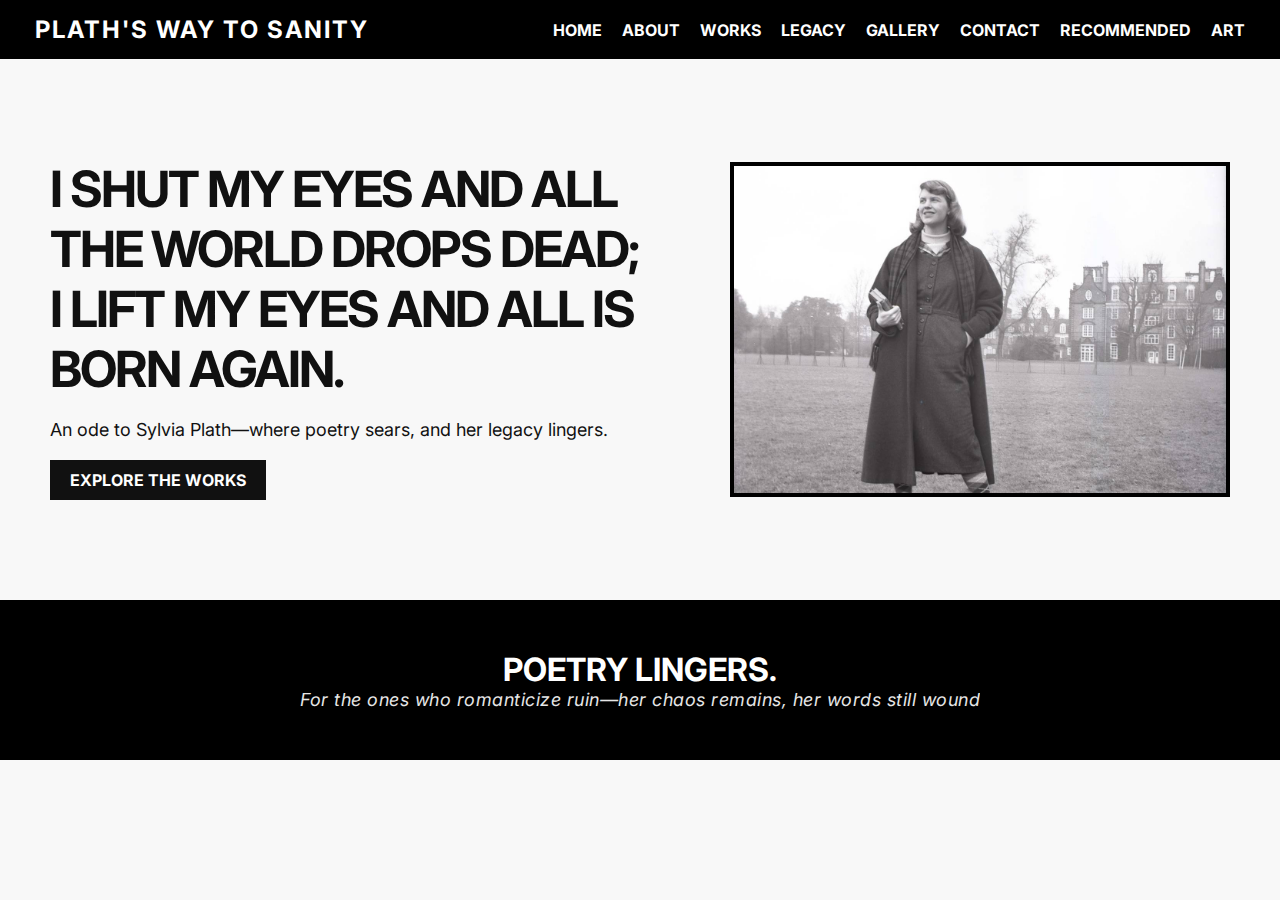
<file: index.html>
<!DOCTYPE html>
<html lang="en">
<head>
    <meta charset="UTF-8">
    <meta name="viewport" content="width=device-width, initial-scale=1.0">
    <title>Sylvia Plath </title>
    <link rel="stylesheet" href="styles.css">
</head>
<body>

    <header>
        <div class="logo">PLATH'S WAY TO SANITY </div>
        <nav>
    <a href="index.html">HOME</a>
    <a href="about.html">ABOUT</a>
    <a href="works.html">WORKS</a>
    <a href="legacy.html">LEGACY</a>
    <a href="gallery.html">GALLERY</a>
    <a href="contact.html">CONTACT</a>
    <a href="recommended.html">RECOMMENDED</a>
    <a href="art.html">ART</a>
</nav>

    </header>

    <main>
        <section class="hero">
            <div class="hero-text">
                <h1>I shut my eyes and all the world drops dead; I lift my eyes and all is born again.</h1>
                <p>An ode to Sylvia Plath—where poetry sears, and her legacy lingers.</p>
                <a href="#" class="cta">Explore the Works</a>
            </div>
            <div class="hero-image">
                <img src="images/p4.jpg" alt="Sylvia Plath">
            </div>
        </section>

        <section class="highlight">
            <div class="quote">
                <h2>Poetry lingers.</h2>
                <p>For the ones who romanticize ruin—her chaos remains, her words still wound</p>
            </div>
        </section>


    </main>

</body>
</html>
</file>
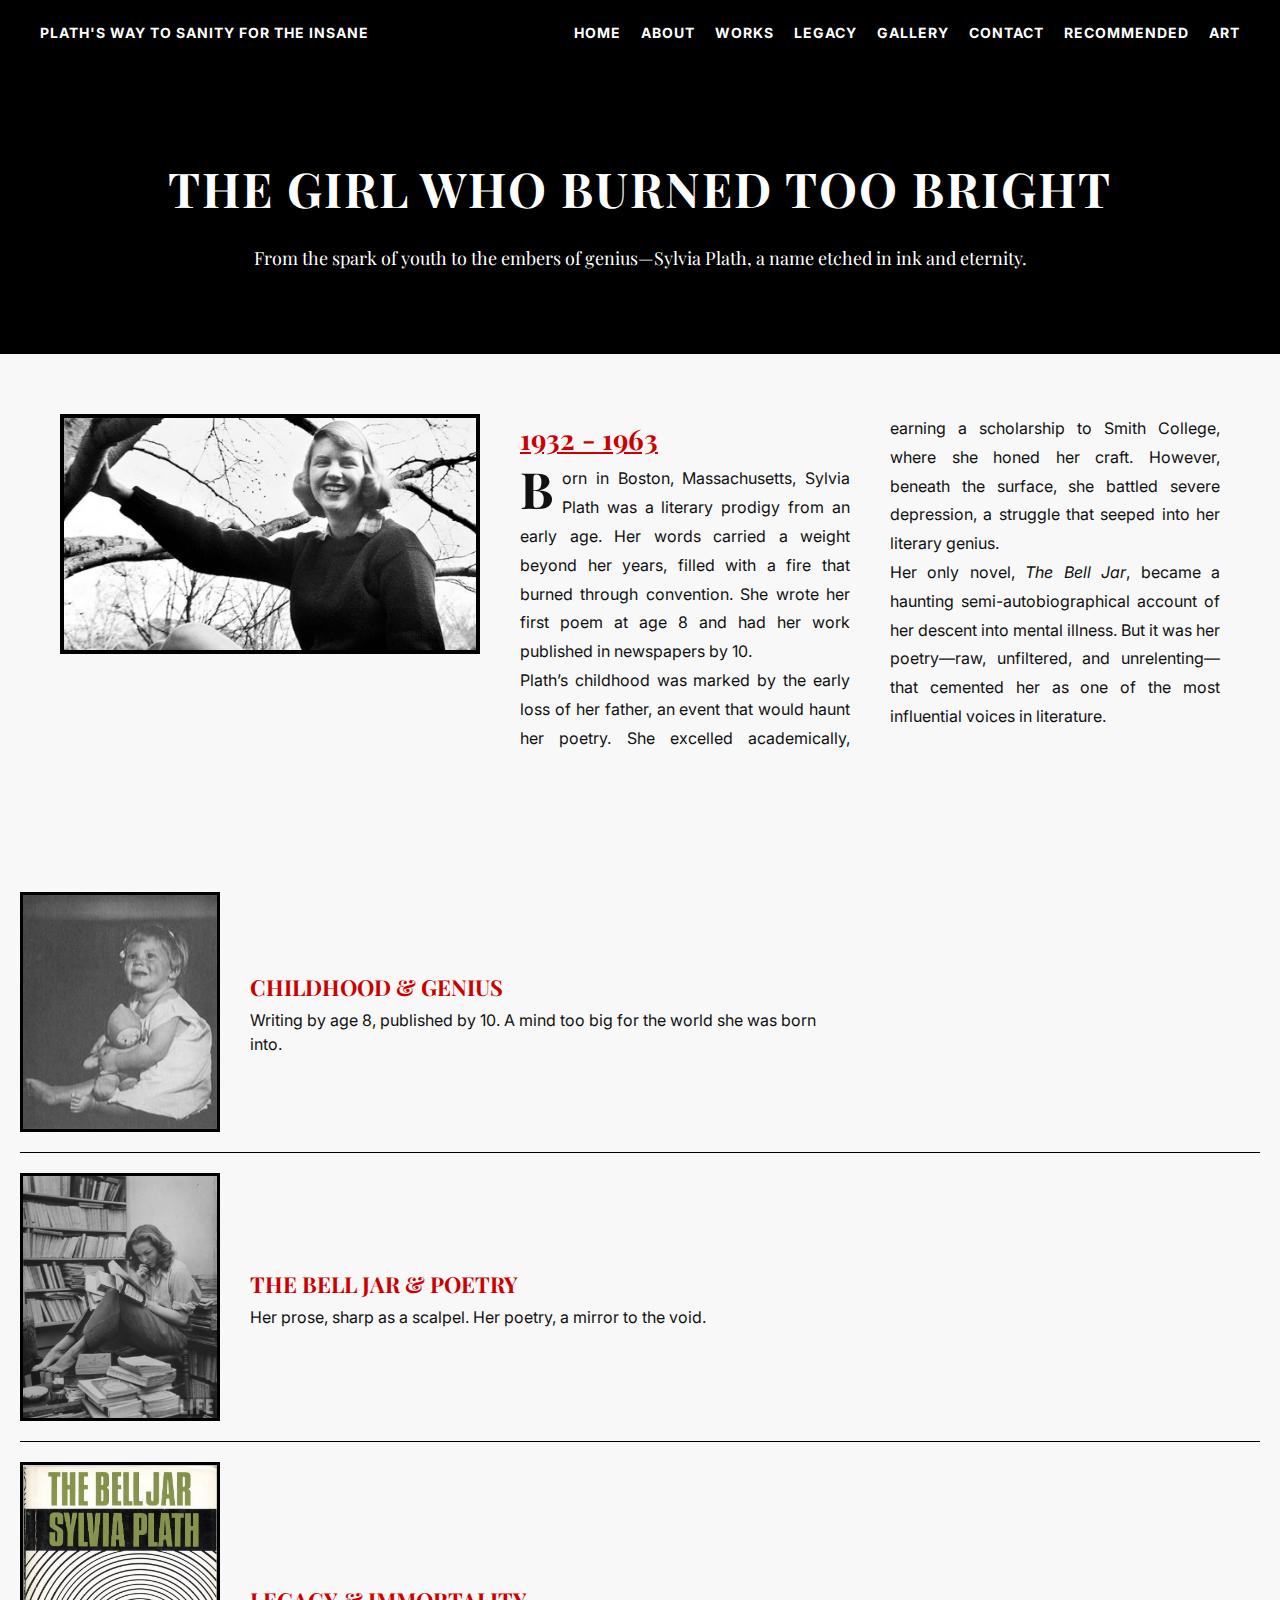
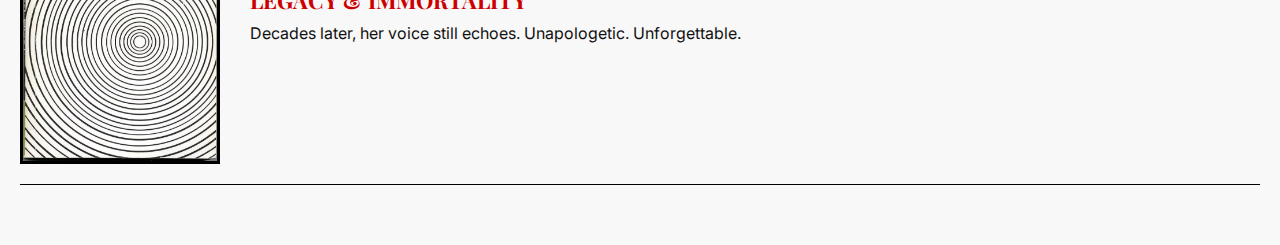
<file: about.html>
<!DOCTYPE html>
<html lang="en">
<head>
    <meta charset="UTF-8">
    <meta name="viewport" content="width=device-width, initial-scale=1.0">
    <title>Sylvia Plath - Biography</title>
    <link rel="stylesheet" href="about.css">
</head>
<body>

    <header>
        <div class="logo">PLATH'S WAY TO SANITY FOR THE INSANE</div>
        <nav>
    <a href="index.html">HOME</a>
    <a href="about.html">ABOUT</a>
    <a href="works.html">WORKS</a>
    <a href="legacy.html">LEGACY</a>
    <a href="gallery.html">GALLERY</a>
    <a href="contact.html">CONTACT</a>
    <a href="recommended.html">RECOMMENDED</a>
    <a href="art.html">ART</a>
</nav>

    </header>

    <main>
        <section class="bio-hero">
            <h1>THE GIRL WHO BURNED TOO BRIGHT</h1>
            <p>From the spark of youth to the embers of genius—Sylvia Plath, a name etched in ink and eternity.</p>
        </section>

        <section class="bio-content">
            <div class="bio-image">
                <img src="images/p2.jpg" alt="Sylvia Plath">
            </div>
            <div class="bio-text">
                <h2>1932 - 1963</h2>
                <p>Born in Boston, Massachusetts, Sylvia Plath was a literary prodigy from an early age. Her words carried a weight beyond her years, filled with a fire that burned through convention. She wrote her first poem at age 8 and had her work published in newspapers by 10.</p>
                <p>Plath’s childhood was marked by the early loss of her father, an event that would haunt her poetry. She excelled academically, earning a scholarship to Smith College, where she honed her craft. However, beneath the surface, she battled severe depression, a struggle that seeped into her literary genius.</p>
                <p>Her only novel, <i>The Bell Jar</i>, became a haunting semi-autobiographical account of her descent into mental illness. But it was her poetry—raw, unfiltered, and unrelenting—that cemented her as one of the most influential voices in literature.</p>
            </div>
        </section>

        <section class="bio-timeline">
            <div class="timeline-item">
                <img src="images/bbyp.jpg" alt="Sylvia Plath Young">
                <div class="timeline-text">
                    <h3>CHILDHOOD & GENIUS</h3>
                    <p>Writing by age 8, published by 10. A mind too big for the world she was born into.</p>
                </div>
            </div>

            <div class="timeline-item">
                <img src="images/plath-typewriter.jpg" alt="Sylvia Writing">
                <div class="timeline-text">
                    <h3>THE BELL JAR & POETRY</h3>
                    <p>Her prose, sharp as a scalpel. Her poetry, a mirror to the void.</p>
                </div>
            </div>

            <div class="timeline-item">
                <img src="images/bjar.jpg" alt="Sylvia Legacy">
                <div class="timeline-text">
                    <h3>LEGACY & IMMORTALITY</h3>
                    <p>Decades later, her voice still echoes. Unapologetic. Unforgettable.</p>
                </div>
            </div>
        </section>
    </main>

</body>
</html>
</file>
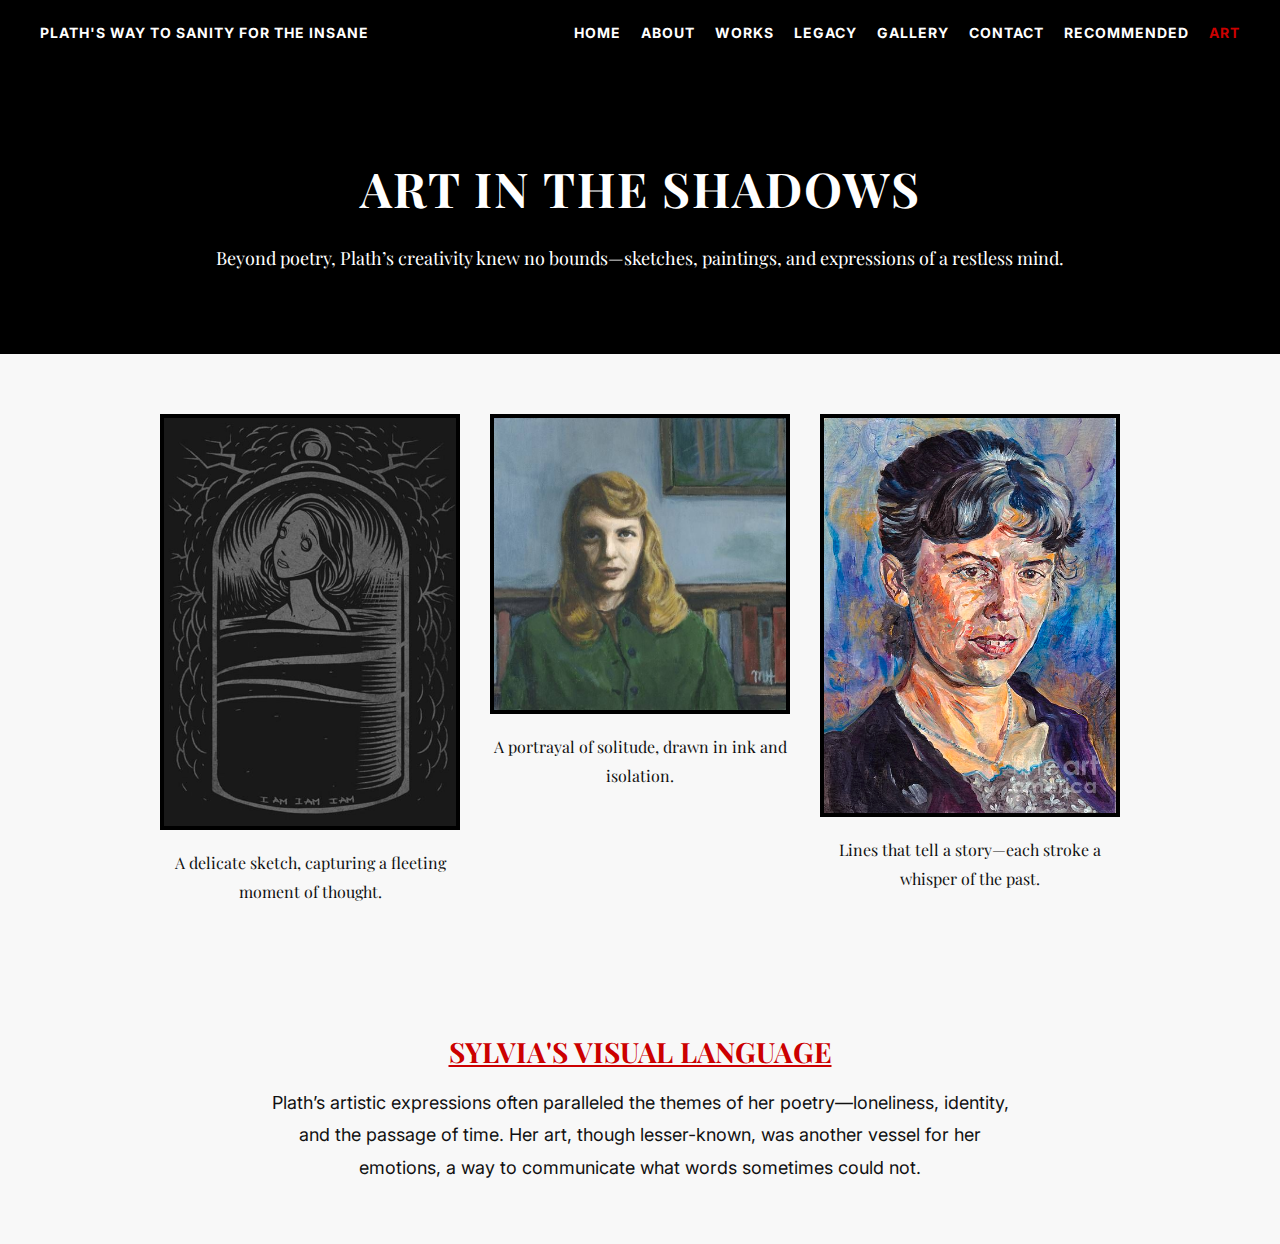
<file: art.html>
<!DOCTYPE html>
<html lang="en">
<head>
    <meta charset="UTF-8">
    <meta name="viewport" content="width=device-width, initial-scale=1.0">
    <title>Sylvia Plath - Art & Creativity</title>
    <link rel="stylesheet" href="art.css">
</head>
<body>

    <header>
        <div class="logo">PLATH'S WAY TO SANITY FOR THE INSANE</div>
        <nav>
            <a href="index.html">HOME</a>
            <a href="about.html">ABOUT</a>
            <a href="works.html">WORKS</a>
            <a href="legacy.html">LEGACY</a>
            <a href="gallery.html">GALLERY</a>
            <a href="contact.html">CONTACT</a>
            <a href="recommended.html">RECOMMENDED</a>
            <a href="art.html" class="active">ART</a>
        </nav>
    </header>

    <main>
        <section class="art-hero">
            <h1>ART IN THE SHADOWS</h1>
            <p>Beyond poetry, Plath’s creativity knew no bounds—sketches, paintings, and expressions of a restless mind.</p>
        </section>

        <section class="art-gallery">
            <div class="art-item">
                <img src="images/s1.jpg" alt="Sylvia Plath Sketch">
                <p>A delicate sketch, capturing a fleeting moment of thought.</p>
            </div>

            <div class="art-item">
                <img src="images/s4.jpg" alt="Plath's Drawing">
                <p>A portrayal of solitude, drawn in ink and isolation.</p>
            </div>

            <div class="art-item">
                <img src="images/s2.jpg" alt="Sylvia Plath Artwork">
                <p>Lines that tell a story—each stroke a whisper of the past.</p>
            </div>
        </section>

        <section class="art-thoughts">
            <h2>SYLVIA'S VISUAL LANGUAGE</h2>
            <p>Plath’s artistic expressions often paralleled the themes of her poetry—loneliness, identity, and the passage of time. Her art, though lesser-known, was another vessel for her emotions, a way to communicate what words sometimes could not.</p>
        </section>
    </main>

</body>
</html>
</file>
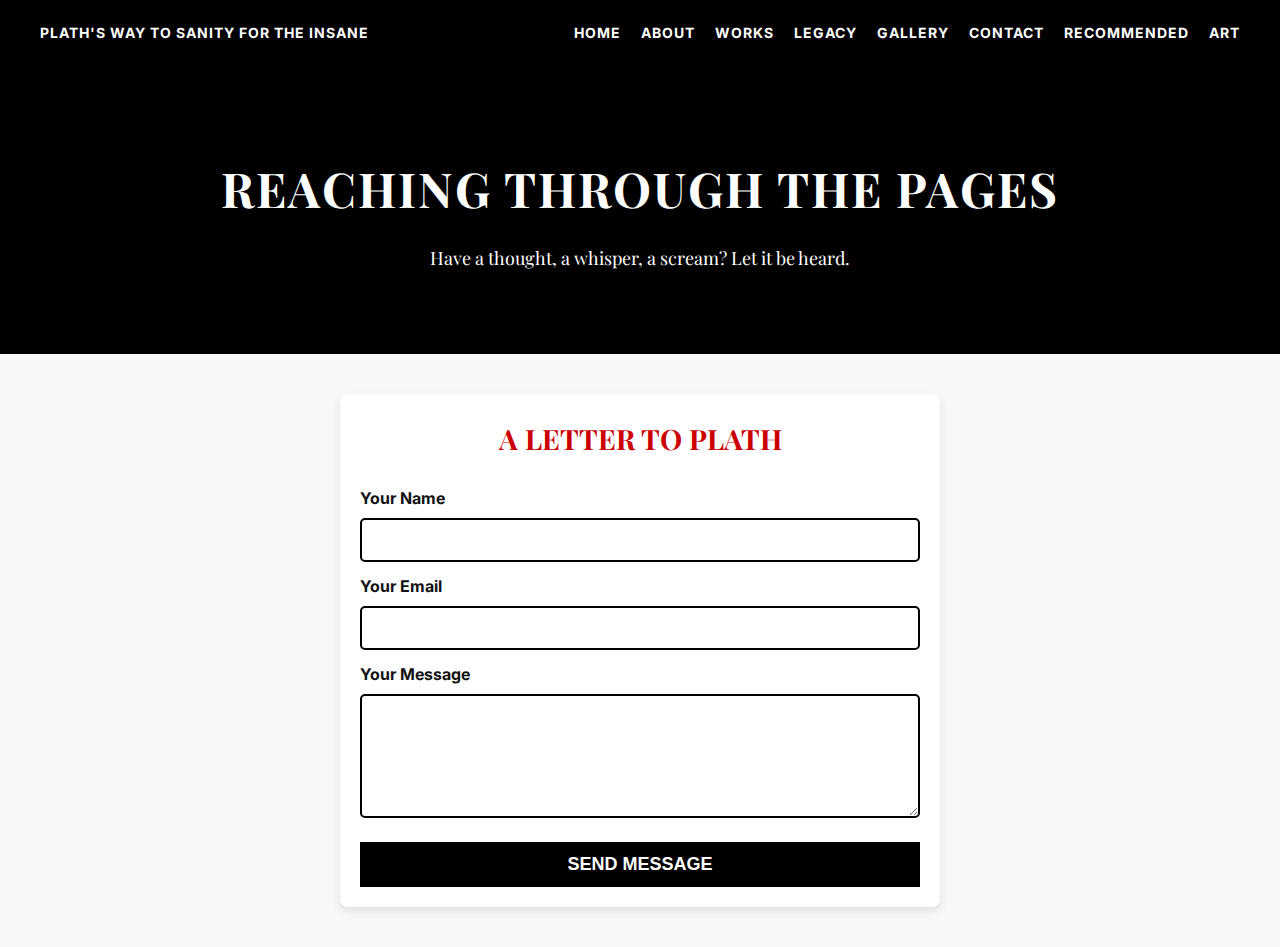
<file: contact.html>
<!DOCTYPE html>
<html lang="en">
<head>
    <meta charset="UTF-8">
    <meta name="viewport" content="width=device-width, initial-scale=1.0">
    <title>Contact - Sylvia Plath</title>
    <link rel="stylesheet" href="css/contact.css">
</head>
<body>

    <header>
        <div class="logo">PLATH'S WAY TO SANITY FOR THE INSANE</div>
        <nav>
    <a href="index.html">HOME</a>
    <a href="about.html">ABOUT</a>
    <a href="works.html">WORKS</a>
    <a href="legacy.html">LEGACY</a>
    <a href="gallery.html">GALLERY</a>
    <a href="contact.html">CONTACT</a>
    <a href="recommended.html">RECOMMENDED</a>
    <a href="art.html">ART</a>
        </nav>
    </header>

    <main>
        <section class="contact-hero">
            <h1>Reaching Through the Pages</h1>
            <p>Have a thought, a whisper, a scream? Let it be heard.</p>
        </section>

        <section class="contact-form">
            <h2>A LETTER TO PLATH</h2>
            <form action="#" method="post">
                <label for="name">Your Name</label>
                <input type="text" id="name" name="name" required>

                <label for="email">Your Email</label>
                <input type="email" id="email" name="email" required>

                <label for="message">Your Message</label>
                <textarea id="message" name="message" rows="5" required></textarea>

                <button type="submit">Send Message</button>
            </form>
        </section>
    </main>

</body>
</html>
</file>
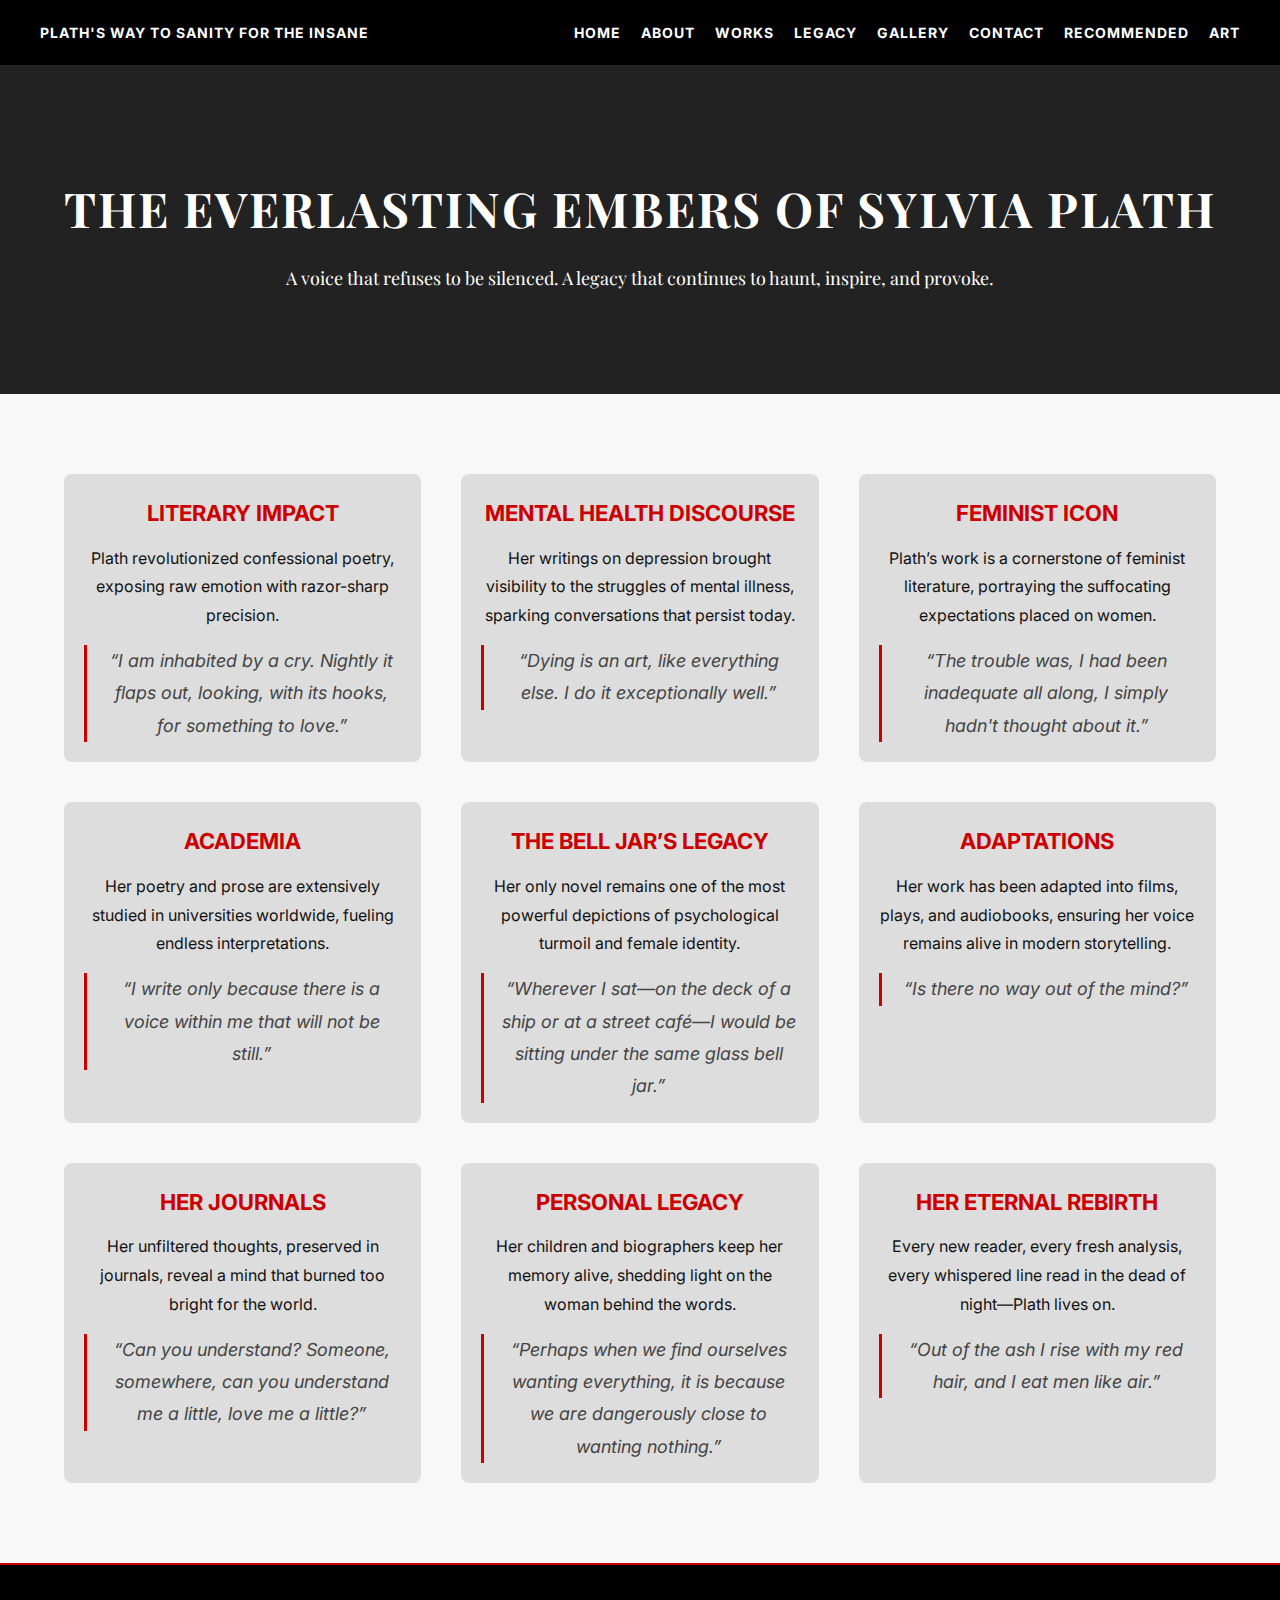
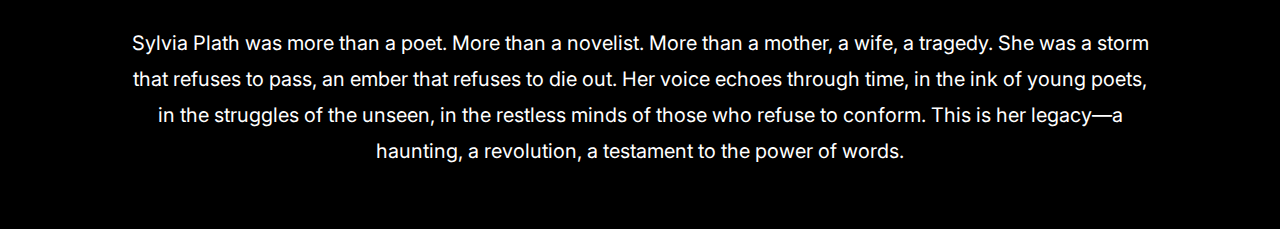
<file: legacy.html>
<!DOCTYPE html>
<html lang="en">
<head>
    <meta charset="UTF-8">
    <meta name="viewport" content="width=device-width, initial-scale=1.0">
    <title>Legacy of Sylvia Plath</title>
    <link rel="stylesheet" href="legacy.css">
</head>
<body>

    <header>
        <div class="logo">PLATH'S WAY TO SANITY FOR THE INSANE</div>
        <nav>
    <a href="index.html">HOME</a>
    <a href="about.html">ABOUT</a>
    <a href="works.html">WORKS</a>
    <a href="legacy.html">LEGACY</a>
    <a href="gallery.html">GALLERY</a>
    <a href="contact.html">CONTACT</a>
    <a href="recommended.html">RECOMMENDED</a>
    <a href="art.html">ART</a>
        </nav>
    </header>

    <main>
        <!-- Hero Section -->
        <section class="legacy-hero">
            <h1>THE EVERLASTING EMBERS OF SYLVIA PLATH</h1>
            <p>A voice that refuses to be silenced. A legacy that continues to haunt, inspire, and provoke.</p>
        </section>

        <!-- Legacy Section with 9 Columns -->
        <section class="legacy-container">
            <div class="column">
                <h2>LITERARY IMPACT</h2>
                <p>Plath revolutionized confessional poetry, exposing raw emotion with razor-sharp precision.</p>
                <blockquote>“I am inhabited by a cry. Nightly it flaps out, looking, with its hooks, for something to love.”</blockquote>
            </div>

            <div class="column">
                <h2>MENTAL HEALTH DISCOURSE</h2>
                <p>Her writings on depression brought visibility to the struggles of mental illness, sparking conversations that persist today.</p>
                <blockquote>“Dying is an art, like everything else. I do it exceptionally well.”</blockquote>
            </div>

            <div class="column">
                <h2>FEMINIST ICON</h2>
                <p>Plath’s work is a cornerstone of feminist literature, portraying the suffocating expectations placed on women.</p>
                <blockquote>“The trouble was, I had been inadequate all along, I simply hadn't thought about it.”</blockquote>
            </div>

            <div class="column">
                <h2>ACADEMIA</h2>
                <p>Her poetry and prose are extensively studied in universities worldwide, fueling endless interpretations.</p>
                <blockquote>“I write only because there is a voice within me that will not be still.”</blockquote>
            </div>

            <div class="column">
                <h2>THE BELL JAR’S LEGACY</h2>
                <p>Her only novel remains one of the most powerful depictions of psychological turmoil and female identity.</p>
                <blockquote>“Wherever I sat—on the deck of a ship or at a street café—I would be sitting under the same glass bell jar.”</blockquote>
            </div>

            <div class="column">
                <h2>ADAPTATIONS</h2>
                <p>Her work has been adapted into films, plays, and audiobooks, ensuring her voice remains alive in modern storytelling.</p>
                <blockquote>“Is there no way out of the mind?”</blockquote>
            </div>

            <div class="column">
                <h2>HER JOURNALS</h2>
                <p>Her unfiltered thoughts, preserved in journals, reveal a mind that burned too bright for the world.</p>
                <blockquote>“Can you understand? Someone, somewhere, can you understand me a little, love me a little?”</blockquote>
            </div>

            <div class="column">
                <h2>PERSONAL LEGACY</h2>
                <p>Her children and biographers keep her memory alive, shedding light on the woman behind the words.</p>
                <blockquote>“Perhaps when we find ourselves wanting everything, it is because we are dangerously close to wanting nothing.”</blockquote>
            </div>

            <div class="column">
                <h2>HER ETERNAL REBIRTH</h2>
                <p>Every new reader, every fresh analysis, every whispered line read in the dead of night—Plath lives on.</p>
                <blockquote>“Out of the ash I rise with my red hair, and I eat men like air.”</blockquote>
            </div>
        </section>

        <!-- Full-width closing statement -->
        <section class="legacy-summary">
            <p>Sylvia Plath was more than a poet. More than a novelist. More than a mother, a wife, a tragedy. She was a storm that refuses to pass, an ember that refuses to die out. Her voice echoes through time, in the ink of young poets, in the struggles of the unseen, in the restless minds of those who refuse to conform. This is her legacy—a haunting, a revolution, a testament to the power of words.</p>
        </section>
    </main>

</body>
</html>
</file>
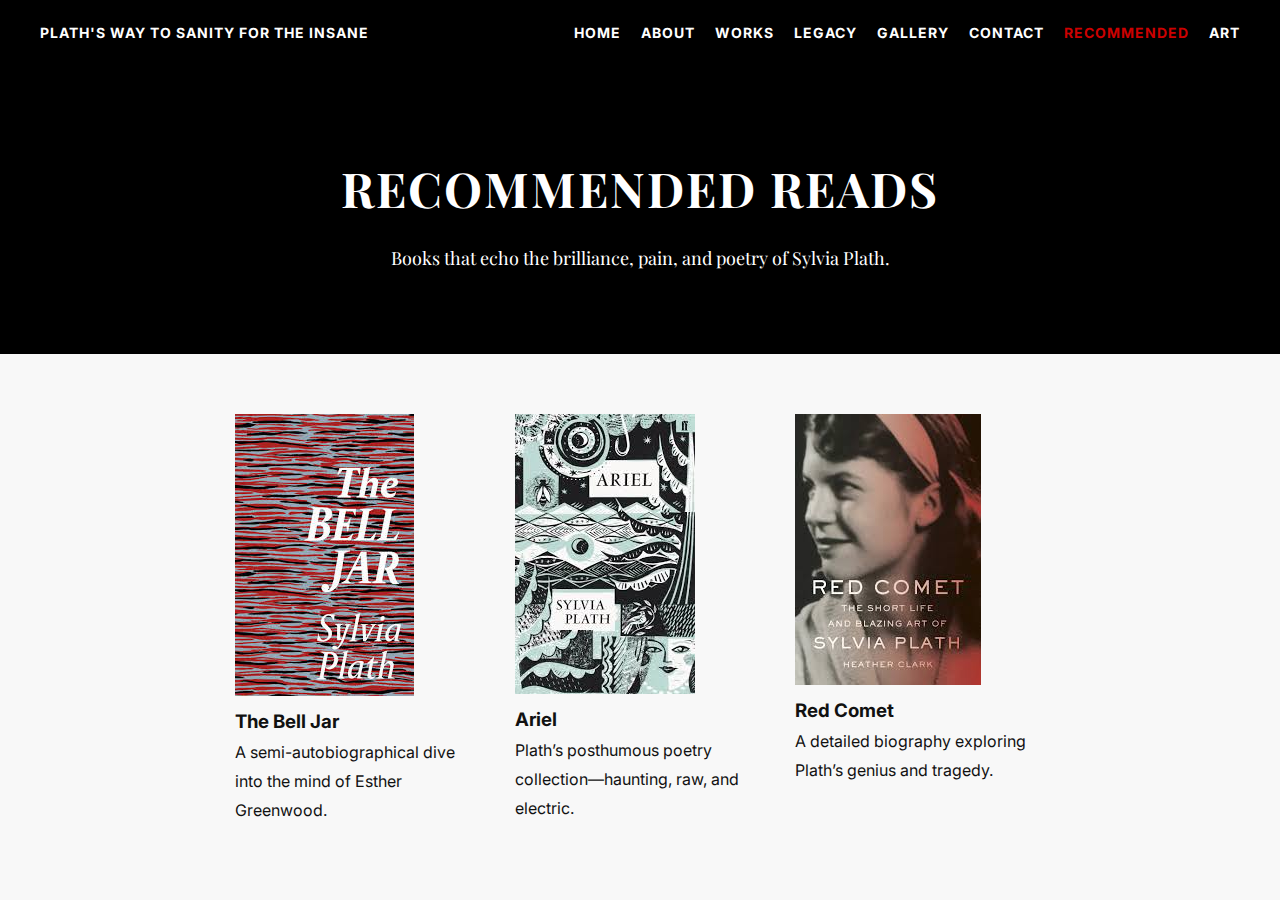
<file: recommended.html>
<!DOCTYPE html>
<html lang="en">
<head>
    <meta charset="UTF-8">
    <meta name="viewport" content="width=device-width, initial-scale=1.0">
    <title>Recommended Reads</title>
    <link rel="stylesheet" href="css/recommended.css">
</head>
<body>

    <header>
        <div class="logo">PLATH'S WAY TO SANITY FOR THE INSANE</div>
        <nav>
            <a href="index.html">HOME</a>
            <a href="about.html">ABOUT</a>
            <a href="works.html">WORKS</a>
            <a href="legacy.html">LEGACY</a>
            <a href="gallery.html">GALLERY</a>
            <a href="contact.html">CONTACT</a>
            <a href="recommended.html" class="active">RECOMMENDED</a>
            <a href="art.html">ART</a>
        </nav>
    </header>

    <main>
        <section class="rec-hero">
            <h1>RECOMMENDED READS</h1>
            <p>Books that echo the brilliance, pain, and poetry of Sylvia Plath.</p>
        </section>

        <section class="book-list">
            <div class="book">
                <img src="images/r1.jpg" alt="The Bell Jar">
                <h3>The Bell Jar</h3>
                <p>A semi-autobiographical dive into the mind of Esther Greenwood.</p>
            </div>

            <div class="book">
                <img src="images/g20.jpg" alt="Ariel">
                <h3>Ariel</h3>
                <p>Plath’s posthumous poetry collection—haunting, raw, and electric.</p>
            </div>

            <div class="book">
                <img src="images/r3.jpg" alt="Red Comet">
                <h3>Red Comet</h3>
                <p>A detailed biography exploring Plath’s genius and tragedy.</p>
            </div>
        </section>
    </main>

</body>
</html>
</file>
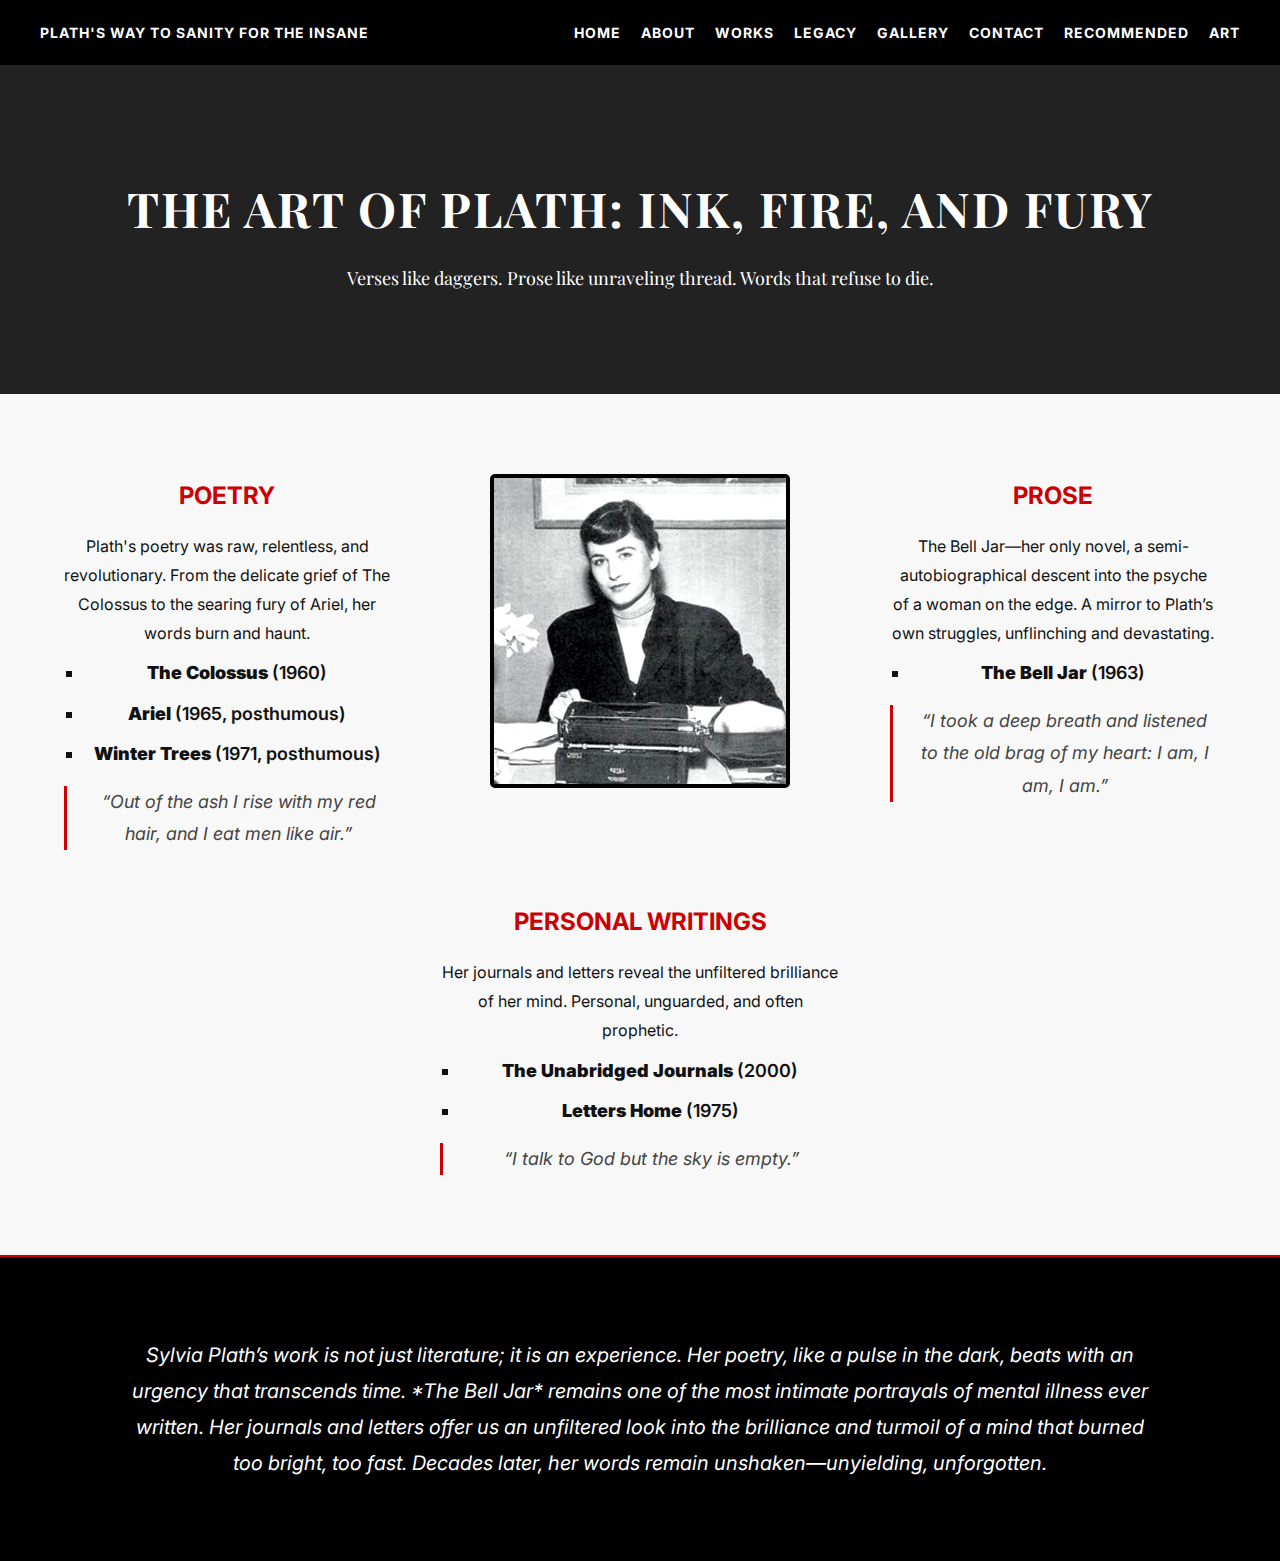
<file: works.html>
<!DOCTYPE html>
<html lang="en">
<head>
    <meta charset="UTF-8">
    <meta name="viewport" content="width=device-width, initial-scale=1.0">
    <title>Works of Sylvia Plath</title>
    <link rel="stylesheet" href="css/works.css">
</head>
<body>

    <header>
        <div class="logo">PLATH'S WAY TO SANITY FOR THE INSANE</div>
        <nav>
    <a href="index.html">HOME</a>
    <a href="about.html">ABOUT</a>
    <a href="works.html">WORKS</a>
    <a href="legacy.html">LEGACY</a>
    <a href="gallery.html">GALLERY</a>
    <a href="contact.html">CONTACT</a>
    <a href="recommended.html">RECOMMENDED</a>
    <a href="art.html">ART</a>
</nav>

    </header>

    <main>
        <!-- Hero Section -->
        <section class="works-hero">
            <h1>THE ART OF PLATH: INK, FIRE, AND FURY</h1>
            <p>Verses like daggers. Prose like unraveling thread. Words that refuse to die.</p>
        </section>

        <!-- Works Section -->
        <section class="works-container">
            <div class="column">
                <h2>POETRY</h2>
                <p>Plath's poetry was raw, relentless, and revolutionary. From the delicate grief of The Colossus to the searing fury of Ariel, her words burn and haunt.</p>
                <ul>
                    <li><strong>The Colossus</strong> (1960)</li>
                    <li><strong>Ariel</strong> (1965, posthumous)</li>
                    <li><strong>Winter Trees</strong> (1971, posthumous)</li>
                </ul>
                <blockquote>“Out of the ash I rise with my red hair, and I eat men like air.”</blockquote>
            </div>

            <div class="center-image">
                <img src="images/tw1.jpg" alt="Plath's Typewriter">
            </div>

            <div class="column">
                <h2>PROSE</h2>
                <p>The Bell Jar—her only novel, a semi-autobiographical descent into the psyche of a woman on the edge. A mirror to Plath’s own struggles, unflinching and devastating.</p>
                <ul>
                    <li><strong>The Bell Jar</strong> (1963)</li>
                </ul>
                <blockquote>“I took a deep breath and listened to the old brag of my heart: I am, I am, I am.”</blockquote>
            </div>

            <div class="column">
                <h2>PERSONAL WRITINGS</h2>
                <p>Her journals and letters reveal the unfiltered brilliance of her mind. Personal, unguarded, and often prophetic.</p>
                <ul>
                    <li><strong>The Unabridged Journals</strong> (2000)</li>
                    <li><strong>Letters Home</strong> (1975)</li>
                </ul>
                <blockquote>“I talk to God but the sky is empty.”</blockquote>
            </div>
        </section>

        <!-- Full-width paragraph at the bottom -->
        <section class="works-summary">
            <p>Sylvia Plath’s work is not just literature; it is an experience. Her poetry, like a pulse in the dark, beats with an urgency that transcends time. *The Bell Jar* remains one of the most intimate portrayals of mental illness ever written. Her journals and letters offer us an unfiltered look into the brilliance and turmoil of a mind that burned too bright, too fast. Decades later, her words remain unshaken—unyielding, unforgotten.</p>
        </section>
    </main>

</body>
</html>
</file>
<file: styles.css>
@import url('https://fonts.googleapis.com/css2?family=Inter:wght@300;700&display=swap');

* {
    margin: 0;
    padding: 0;
    box-sizing: border-box;
    font-family: 'Inter', sans-serif;
}

body {
    background-color: #f8f8f8;
    color: #111;
    text-align: center;
}

/* Sticky Header */
header {
    background: #000;
    color: #fff;
    padding: 15px;
    display: flex;
    justify-content: space-between;
    align-items: center;
    text-transform: uppercase;
    position: sticky;
    top: 0;
    width: 100%;
    z-index: 1000;
}

/* Add shadow when scrolling */
header::after {
    content: "";
    display: block;
    width: 100%;
    height: 5px;
    background: rgba(0, 0, 0, 0.1);
    position: absolute;
    bottom: -5px;
    left: 0;
    transition: opacity 0.3s;
    opacity: 0;
}

/* Effect when scrolling */
body.scrolled header::after {
    opacity: 1;
}

.logo {
    font-size: 24px;
    font-weight: bold;
    letter-spacing: 2px;
    margin-left: 20px;
}

nav {
    display: flex;
    gap: 20px;
    margin-right: 20px;
}

nav a {
    color: white;
    text-decoration: none;
    font-weight: 700;
    transition: 0.3s;
}

nav a:hover {
    color: #c00; /* Dark Red */
}

/* Hero Section */
.hero {
    display: flex;
    justify-content: space-between;
    align-items: center;
    padding: 100px 50px;
}

.hero-text {
    text-align: left;
    width: 50%;
}

.hero-text h1 {
    font-size: 50px;
    font-weight: bold;
    text-transform: uppercase;
    letter-spacing: -2px;
}

.hero-text p {
    font-size: 18px;
    margin: 20px 0;
}

.cta {
    display: inline-block;
    padding: 10px 20px;
    font-weight: bold;
    text-transform: uppercase;
    background: #111;
    color: white;
    text-decoration: none;
    transition: 0.3s;
}

.cta:hover {
    background: #c00;
}

/* Adjusting Hero Image */
.hero-image {
    width: 50%;
    display: flex;
    justify-content: flex-end;
}

.hero-image img {
    width: 500px;
    max-height: 400px;
    border: 4px solid black;
    object-fit: cover;
}

/* Highlight Section */
.highlight {
    background: black;
    color: white;
    padding: 50px;
}

.highlight h2 {
    font-size: 32px;
    text-transform: uppercase;
}

/* New Gen-Z Quote */
.highlight p {
    font-size: 18px;
    font-style: italic;
    letter-spacing: 0.5px;
    opacity: 0.9;
}
</file>
<file: about.css>
@import url('https://fonts.googleapis.com/css2?family=Playfair+Display:wght@500;700&family=Inter:wght@300;700&display=swap');

* {
    margin: 0;
    padding: 0;
    box-sizing: border-box;
}

body {
    background: #f8f8f8; 
    color: #111;
    font-family: 'Inter', sans-serif;
    line-height: 1.8;
}

/* Header */
header {
    background: #000;
    color: white;
    padding: 20px;
    display: flex;
    justify-content: space-between;
    align-items: center;
    text-transform: uppercase;
    font-size: 14px;
    letter-spacing: 1px;
    position: sticky;
    top: 0;
    z-index: 1000;
}

.logo {
    font-weight: bold;
    margin-left: 20px;
}

nav {
    display: flex;
    gap: 20px;
    margin-right: 20px;
}

nav a {
    color: white;
    text-decoration: none;
    font-weight: 700;
    transition: 0.3s;
}

nav a.active, nav a:hover {
    color: #c00; /* Blood red highlight */
}

/* Hero Section */
.bio-hero {
    text-align: center;
    background: black;
    color: white;
    padding: 80px 20px;
    font-family: 'Playfair Display', serif;
}

.bio-hero h1 {
    font-size: 48px;
    text-transform: uppercase;
    letter-spacing: 2px;
}

.bio-hero p {
    font-size: 18px;
    margin-top: 10px;
}

/* Biography Content - Newspaper Style */
.bio-content {
    display: flex;
    gap: 40px;
    padding: 60px;
    justify-content: center;
}

.bio-image img {
    width: 100%;
    max-width: 450px;
    border: 4px solid black;
}

.bio-text {
    max-width: 700px;
    text-align: justify;
    column-count: 2;
    column-gap: 40px;
}

.bio-text h2 {
    font-size: 28px;
    color: #c00;
    font-family: 'Playfair Display', serif;
    text-decoration: underline;
}

.bio-text p:first-of-type::first-letter {
    font-size: 50px;
    font-weight: bold;
    float: left;
    margin-right: 8px;
    line-height: 1;
    font-family: 'Playfair Display', serif;
}

/* Timeline Section */
.bio-timeline {
    padding: 60px 20px;
}

.timeline-item {
    display: flex;
    align-items: center;
    gap: 30px;
    padding: 20px 0;
    border-bottom: 1px solid black;
}

.timeline-item img {
    width: 200px;
    border: 3px solid black;
}

.timeline-text {
    max-width: 600px;
}

.timeline-text h3 {
    font-size: 22px;
    font-family: 'Playfair Display', serif;
    text-transform: uppercase;
    color: #c00;
}

.timeline-text p {
    font-size: 16px;
    line-height: 1.5;
}
</file>
<file: art.css>
@import url('https://fonts.googleapis.com/css2?family=Playfair+Display:wght@500;700&family=Inter:wght@300;700&display=swap');

* {
    margin: 0;
    padding: 0;
    box-sizing: border-box;
}

body {
    background: #f8f8f8; 
    color: #111;
    font-family: 'Inter', sans-serif;
    line-height: 1.8;
}

/* Header */
header {
    background: #000;
    color: white;
    padding: 20px;
    display: flex;
    justify-content: space-between;
    align-items: center;
    text-transform: uppercase;
    font-size: 14px;
    letter-spacing: 1px;
    position: sticky;
    top: 0;
    z-index: 1000;
}

.logo {
    font-weight: bold;
    margin-left: 20px;
}

nav {
    display: flex;
    gap: 20px;
    margin-right: 20px;
}

nav a {
    color: white;
    text-decoration: none;
    font-weight: 700;
    transition: 0.3s;
}

nav a.active, nav a:hover {
    color: #c00; /* Blood red highlight */
}

/* Hero Section */
.art-hero {
    text-align: center;
    background: black;
    color: white;
    padding: 80px 20px;
    font-family: 'Playfair Display', serif;
}

.art-hero h1 {
    font-size: 48px;
    text-transform: uppercase;
    letter-spacing: 2px;
}

.art-hero p {
    font-size: 18px;
    margin-top: 10px;
}

/* Art Gallery */
.art-gallery {
    display: flex;
    justify-content: center;
    gap: 30px;
    padding: 60px;
    flex-wrap: wrap;
}

.art-item {
    text-align: center;
    max-width: 300px;
}

.art-item img {
    width: 100%;
    border: 4px solid black;
}

.art-item p {
    margin-top: 10px;
    font-size: 16px;
    font-family: 'Playfair Display', serif;
}

/* Art Thoughts Section */
.art-thoughts {
    text-align: center;
    padding: 60px 20px;
    max-width: 800px;
    margin: auto;
}

.art-thoughts h2 {
    font-size: 28px;
    color: #c00;
    font-family: 'Playfair Display', serif;
    text-decoration: underline;
}

.art-thoughts p {
    font-size: 18px;
    margin-top: 10px;
}
</file>
<file: css/contact.css>
@import url('https://fonts.googleapis.com/css2?family=Playfair+Display:wght@500;700&family=Inter:wght@300;700&display=swap');

* {
    margin: 0;
    padding: 0;
    box-sizing: border-box;
}

body {
    background: #f8f8f8; 
    color: #111;
    font-family: 'Inter', sans-serif;
    line-height: 1.8;
}

/* Header */
header {
    background: #000;
    color: white;
    padding: 20px;
    display: flex;
    justify-content: space-between;
    align-items: center;
    text-transform: uppercase;
    font-size: 14px;
    letter-spacing: 1px;
    position: sticky;
    top: 0;
    z-index: 1000;
}

.logo {
    font-weight: bold;
    margin-left: 20px;
}

nav {
    display: flex;
    gap: 20px;
    margin-right: 20px;
}

nav a {
    color: white;
    text-decoration: none;
    font-weight: 700;
    transition: 0.3s;
}

nav a.active, nav a:hover {
    color: #c00; /* Blood red highlight */
}

/* Hero Section */
.contact-hero {
    text-align: center;
    background: black;
    color: white;
    padding: 80px 20px;
    font-family: 'Playfair Display', serif;
}

.contact-hero h1 {
    font-size: 48px;
    text-transform: uppercase;
    letter-spacing: 2px;
}

.contact-hero p {
    font-size: 18px;
    margin-top: 10px;
}

/* Contact Form */
.contact-form {
    max-width: 600px;
    margin: 40px auto;
    padding: 20px;
    background: white;
    box-shadow: 0 4px 10px rgba(0, 0, 0, 0.1);
    border-radius: 8px;
}

.contact-form h2 {
    text-align: center;
    font-size: 28px;
    color: #c00;
    font-family: 'Playfair Display', serif;
    margin-bottom: 20px;
}

.contact-form label {
    display: block;
    font-weight: bold;
    margin-top: 10px;
}

.contact-form input, .contact-form textarea {
    width: 100%;
    padding: 10px;
    margin-top: 5px;
    border: 2px solid black;
    border-radius: 5px;
    font-size: 16px;
    font-family: 'Inter', sans-serif;
}

.contact-form button {
    display: block;
    width: 100%;
    background: black;
    color: white;
    padding: 12px;
    font-size: 18px;
    font-weight: bold;
    border: none;
    cursor: pointer;
    margin-top: 15px;
    text-transform: uppercase;
    transition: 0.3s;
}

.contact-form button:hover {
    background: #c00;
}
</file>
<file: legacy.css>
@import url('https://fonts.googleapis.com/css2?family=Playfair+Display:wght@500;700&family=Inter:wght@300;700&display=swap');

* {
    margin: 0;
    padding: 0;
    box-sizing: border-box;
}

body {
    background: #f8f8f8;
    color: #222;
    font-family: 'Inter', sans-serif;
    line-height: 1.8;
}

/* HEADER */
header {
    background: #000;
    color: white;
    padding: 20px;
    display: flex;
    justify-content: space-between;
    align-items: center;
    text-transform: uppercase;
    font-size: 14px;
    letter-spacing: 1px;
    position: sticky;
    top: 0;
    z-index: 1000;
}

.logo {
    font-weight: bold;
    margin-left: 20px;
}

nav {
    display: flex;
    gap: 20px;
    margin-right: 20px;
}

nav a {
    color: white;
    text-decoration: none;
    font-weight: 700;
    transition: 0.3s;
}

nav a.active, nav a:hover {
    color: #c00;
}

/* HERO */
.legacy-hero {
    text-align: center;
    background: #222;
    color: white;
    padding: 100px 20px;
    font-family: 'Playfair Display', serif;
}

.legacy-hero h1 {
    font-size: 48px;
    text-transform: uppercase;
    letter-spacing: 2px;
    margin-bottom: 10px;
}

.legacy-hero p {
    font-size: 18px;
}

/* LEGACY SECTION */
.legacy-container {
    display: grid;
    grid-template-columns: repeat(3, 1fr);
    gap: 40px;
    padding: 80px 5%;
    color: #111;
}

.column {
    text-align: center;
    padding: 20px;
    background: #ddd;
    border-radius: 8px;
}

.column h2 {
    font-size: 22px;
    color: #c00;
    text-transform: uppercase;
    margin-bottom: 10px;
}

.column blockquote {
    font-style: italic;
    font-size: 18px;
    color: #444;
    margin-top: 15px;
    border-left: 3px solid #c00;
    padding-left: 15px;
}

/* FULL-WIDTH SUMMARY */
.legacy-summary {
    padding: 60px 10%;
    font-size: 20px;
    text-align: center;
    background: black;
    color: white;
    border-top: 2px solid #c00;
}
</file>
<file: css/recommended.css>
@import url('https://fonts.googleapis.com/css2?family=Playfair+Display:wght@500;700&family=Inter:wght@300;700&display=swap');

* {
    margin: 0;
    padding: 0;
    box-sizing: border-box;
}

body {
    background: #f8f8f8;
    color: #111;
    font-family: 'Inter', sans-serif;
    line-height: 1.8;
}

/* Header */
header {
    background: #000;
    color: white;
    padding: 20px;
    display: flex;
    justify-content: space-between;
    align-items: center;
    text-transform: uppercase;
    font-size: 14px;
    letter-spacing: 1px;
    position: sticky;
    top: 0;
    z-index: 1000;
}

.logo {
    font-weight: bold;
    margin-left: 20px;
}

nav {
    display: flex;
    gap: 20px;
    margin-right: 20px;
}

nav a {
    color: white;
    text-decoration: none;
    font-weight: 700;
    transition: 0.3s;
}

nav a.active, nav a:hover {
    color: #c00;
}

/* Hero Section */
.rec-hero {
    text-align: center;
    background: black;
    color: white;
    padding: 80px 20px;
    font-family: 'Playfair Display', serif;
}

.rec-hero h1 {
    font-size: 48px;
    text-transform: uppercase;
    letter-spacing: 2px;
}

.rec-hero p {
    font-size: 18px;
    margin-top: 10px;
}

/* Book List */
.book-list {
    display: flex;
    flex-wrap: wrap;
    justify-content: center;
    gap: 30px;
    padding: 60px;
}

.book {
    width: 250px;
    padding:
</file>
<file: css/works.css>
@import url('https://fonts.googleapis.com/css2?family=Playfair+Display:wght@500;700&family=Inter:wght@300;700&display=swap');

* {
    margin: 0;
    padding: 0;
    box-sizing: border-box;
}

body {
    background: #f8f8f8; /* Light background */
    color: #111; /* Black text */
    font-family: 'Inter', sans-serif;
    line-height: 1.8;
}

/* HEADER */
header {
    background: #000;
    color: white;
    padding: 20px;
    display: flex;
    justify-content: space-between;
    align-items: center;
    text-transform: uppercase;
    font-size: 14px;
    letter-spacing: 1px;
    position: sticky;
    top: 0;
    z-index: 1000;
}

.logo {
    font-weight: bold;
    margin-left: 20px;
}

nav {
    display: flex;
    gap: 20px;
    margin-right: 20px;
}

nav a {
    color: white;
    text-decoration: none;
    font-weight: 700;
    transition: 0.3s;
}

nav a.active, nav a:hover {
    color: #c00;
}

/* HERO */
.works-hero {
    text-align: center;
    background: #222; /* Slightly darker for contrast */
    color: white;
    padding: 100px 20px;
    font-family: 'Playfair Display', serif;
}

.works-hero h1 {
    font-size: 48px;
    text-transform: uppercase;
    letter-spacing: 2px;
    margin-bottom: 10px;
}

.works-hero p {
    font-size: 18px;
}

/* WORKS SECTION */
.works-container {
    display: flex;
    flex-wrap: wrap;
    justify-content: center;
    align-items: flex-start;
    padding: 80px 5%;
    gap: 50px;
    color: #111; /* Black text */
}

.column {
    flex: 1;
    min-width: 300px;
    max-width: 400px;
    text-align: center;
}

.column h2 {
    font-size: 24px;
    color: #c00;
    text-transform: uppercase;
    margin-bottom: 15px;
}

.column ul {
    list-style-type: square;
    padding-left: 20px;
    margin-top: 10px;
}

.column ul li {
    font-size: 18px;
    font-weight: 600;
    margin-bottom: 8px;
}

.column blockquote {
    font-style: italic;
    font-size: 18px;
    color: #444;
    margin-top: 15px;
    padding-left: 20px;
    border-left: 3px solid #c00;
}

/* CENTER IMAGE */
.center-image {
    flex-basis: 400px;
    text-align: center;
}

.center-image img {
    width: 100%;
    max-width: 300px;
    border: 4px solid black;
    border-radius: 5px;
    filter: contrast(1.2);
}

/* FULL-WIDTH BOTTOM PARAGRAPH */
.works-summary {
    padding: 80px 10%;
    text-align: center;
    background: #ddd;
    border-top: 2px solid #c00;
}
.works-summary {
    padding: 80px 10%;
    font-size: 20px;
    font-style: italic;
    text-align: center;
    background: black;  /* Change this to black */
    color: white; /* Make text white for contrast */
    border-top: 2px solid #c00;

}
</file>
